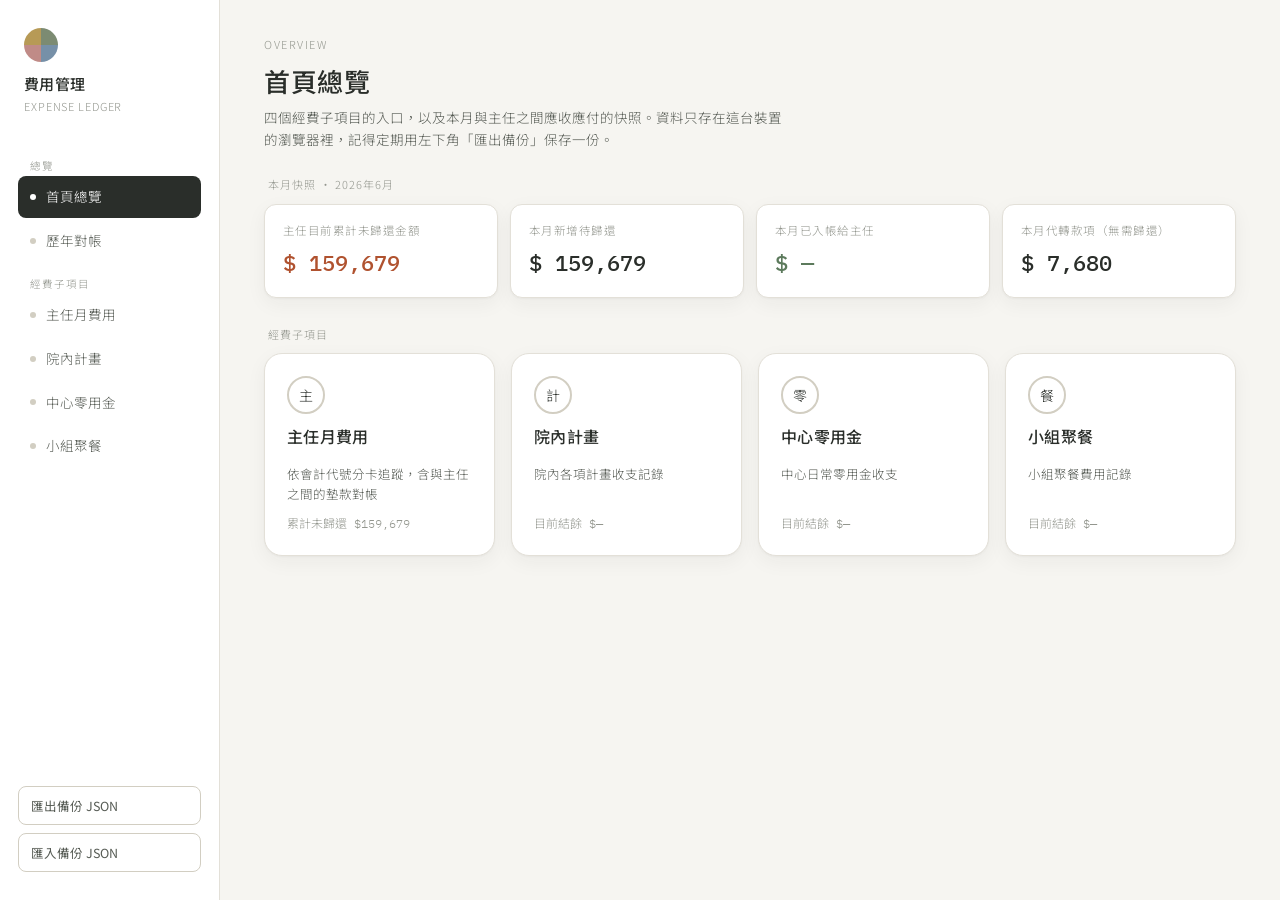
<file: index.html>
<!DOCTYPE html>
<html lang="zh-Hant">
<head>
<meta charset="UTF-8">
<meta name="viewport" content="width=device-width, initial-scale=1.0">
<title>費用管理 — 首頁總覽</title>
<link rel="stylesheet" href="assets/style.css">
</head>
<body>
<div class="app-shell">
  <aside class="sidebar" id="sidebar"></aside>
  <main class="main">
    <div class="page-header">
      <div>
        <div class="eyebrow">Overview</div>
        <h1>首頁總覽</h1>
        <div class="desc">四個經費子項目的入口，以及本月與主任之間應收應付的快照。資料只存在這台裝置的瀏覽器裡，記得定期用左下角「匯出備份」保存一份。</div>
      </div>
    </div>

    <div id="hintBanner" class="hint-banner" style="display:none"></div>

    <div class="divider-label">本月快照 · <span id="monthLabelText"></span></div>
    <div class="summary-strip" id="snapshotStrip"></div>

    <div class="divider-label">經費子項目</div>
    <div class="module-grid" id="moduleGrid"></div>

  </main>
</div>

<script src="assets/seed.js"></script>
<script src="assets/app.js"></script>
<script>
  ensureSeeded();
  renderSidebar('index');

  const month = currentMonthStr();
  const dEntries = getEntries('director');
  const months = allMonths(dEntries);
  const useMonth = months.includes(month) ? month : (months[months.length-1] || month);
  document.getElementById('monthLabelText').textContent = monthLabel(useMonth);

  if(months.length === 0){
    const hb = document.getElementById('hintBanner');
    hb.style.display = 'block';
    hb.innerHTML = '目前還沒有任何主任月費用資料，前往「主任月費用」頁面開始新增第一筆吧。';
  }

  const recon = directorReconForMonth(useMonth);
  const outstanding = directorAllOutstanding();
  const owedThisMonth = Object.values(recon.owedNew).reduce((a,b)=>a+b,0);
  const settledThisMonth = Object.values(recon.settledThisMonth).reduce((a,b)=>a+b,0);
  const passThisMonth = Object.values(recon.passthrough).reduce((a,b)=>a+b,0);

  document.getElementById('snapshotStrip').innerHTML = `
    <div class="stat-card owe">
      <div class="label">主任目前累計未歸還金額</div>
      <div class="value">$ ${fmtMoney(outstanding.total)}</div>
    </div>
    <div class="stat-card">
      <div class="label">本月新增待歸還</div>
      <div class="value">$ ${fmtMoney(owedThisMonth)}</div>
    </div>
    <div class="stat-card settled">
      <div class="label">本月已入帳給主任</div>
      <div class="value">$ ${fmtMoney(settledThisMonth)}</div>
    </div>
    <div class="stat-card">
      <div class="label">本月代轉款項（無需歸還）</div>
      <div class="value">$ ${fmtMoney(passThisMonth)}</div>
    </div>
  `;

  const hospitalBal = simpleModuleRunningBalance('hospital');
  const pettyBal = simpleModuleRunningBalance('pettycash');
  const dinnerBal = simpleModuleRunningBalance('teamdinner');

  const cards = [
    { key:'director', title:'主任月費用', desc:'依會計代號分卡追蹤，含與主任之間的墊款對帳', foot: `累計未歸還 $${fmtMoney(outstanding.total)}`, ring:'主' },
    { key:'hospital', title:'院內計畫', desc:'院內各項計畫收支記錄', foot:`目前結餘 $${fmtMoney(hospitalBal)}`, ring:'計' },
    { key:'pettycash', title:'中心零用金', desc:'中心日常零用金收支', foot:`目前結餘 $${fmtMoney(pettyBal)}`, ring:'零' },
    { key:'teamdinner', title:'小組聚餐', desc:'小組聚餐費用記錄', foot:`目前結餘 $${fmtMoney(dinnerBal)}`, ring:'餐' },
  ];
  document.getElementById('moduleGrid').innerHTML = cards.map(c=>`
    <a class="module-card" href="${MODULES[c.key].path}">
      <div class="ring">${c.ring}</div>
      <h3>${c.title}</h3>
      <p>${c.desc}</p>
      <div class="footline">${c.foot}</div>
    </a>
  `).join('');
</script>
</body>
</html>
</file>
<file: assets/style.css>
/* =========================================================
   費用管理系統 — 視覺系統
   概念：安靜的紙本帳冊。奶白紙面、淡墨字、四色圓形印章
   標記資金來源（醫院／中心／學校／外部），會計代號做成
   「票根」樣式的小票籤，呼應實際請款憑證的質感。
   ========================================================= */

@import url('https://fonts.googleapis.com/css2?family=Noto+Sans+TC:wght@300;400;500;700&family=IBM+Plex+Mono:wght@400;500;600&display=swap');

:root{
  /* ---- 色彩 token ---- */
  --bg: #F6F5F1;            /* 紙面底色 */
  --surface: #FFFFFF;       /* 卡片底色 */
  --surface-sunken: #EFEDE7;/* 內凹區塊 */
  --ink: #2A2E2A;           /* 主要文字 */
  --ink-soft: #565B54;      /* 次要文字 */
  --muted: #93968E;         /* 輔助/佔位文字 */
  --line: #E3E0D8;          /* 分隔線 */
  --line-strong: #D2CEC2;

  --hospital: #7C8B72;      /* 醫院 — 苔綠 */
  --hospital-bg: #EEF1E9;
  --center: #7690A8;        /* 中心 — 霧藍 */
  --center-bg: #EAEFF3;
  --school: #C08B87;        /* 學校 — 乾燥玫瑰 */
  --school-bg: #F5EBEA;
  --external: #B79A56;      /* 外部 — 陳穀金 */
  --external-bg: #F3EEE0;

  --owe: #B0522F;           /* 未清償警示（磚紅，克制使用） */
  --owe-bg: #F6E9E3;
  --settled: #5C7A5C;       /* 已清償 */
  --settled-bg: #E9F0E8;

  --radius-lg: 18px;
  --radius-md: 12px;
  --radius-sm: 8px;
  --shadow-card: 0 1px 2px rgba(42,46,42,0.04), 0 6px 20px rgba(42,46,42,0.05);

  --font-body: 'Noto Sans TC', -apple-system, sans-serif;
  --font-mono: 'IBM Plex Mono', 'Noto Sans TC', monospace;
}

*{ box-sizing:border-box; }
html,body{ margin:0; padding:0; }
body{
  background:var(--bg);
  color:var(--ink);
  font-family:var(--font-body);
  font-weight:300;
  line-height:1.6;
  -webkit-font-smoothing:antialiased;
  min-height:100vh;
}
h1,h2,h3,h4{ font-weight:500; letter-spacing:0.02em; margin:0 0 4px; color:var(--ink); }
a{ color:inherit; }
button{ font-family:inherit; }

/* ---------- App shell ---------- */
.app-shell{ display:flex; min-height:100vh; }

.sidebar{
  width:220px; flex-shrink:0;
  background:var(--surface);
  border-right:1px solid var(--line);
  padding:28px 18px;
  display:flex; flex-direction:column; gap:28px;
}
.brand{ padding:0 6px; }
.brand .mark{
  width:34px; height:34px; border-radius:50%;
  background:conic-gradient(var(--hospital) 0 25%, var(--center) 25% 50%, var(--school) 50% 75%, var(--external) 75% 100%);
  margin-bottom:10px;
}
.brand .name{ font-size:15px; font-weight:500; letter-spacing:0.03em; }
.brand .sub{ font-size:11px; color:var(--muted); letter-spacing:0.08em; text-transform:uppercase; margin-top:2px; }

.nav{ display:flex; flex-direction:column; gap:2px; }
.nav a{
  display:flex; align-items:center; gap:10px;
  padding:10px 12px; border-radius:var(--radius-sm);
  text-decoration:none; color:var(--ink-soft); font-size:13.5px;
  transition:background .15s ease, color .15s ease;
}
.nav a .dot{ width:6px; height:6px; border-radius:50%; background:var(--line-strong); flex-shrink:0; }
.nav a:hover{ background:var(--surface-sunken); color:var(--ink); }
.nav a.active{ background:var(--ink); color:#fff; }
.nav a.active .dot{ background:#fff; }
.nav-section-label{ font-size:10.5px; color:var(--muted); text-transform:uppercase; letter-spacing:0.1em; margin:14px 0 2px 12px; }

.sidebar-footer{ margin-top:auto; display:flex; flex-direction:column; gap:8px; }
.ghost-btn{
  border:1px solid var(--line-strong); background:transparent; color:var(--ink-soft);
  padding:9px 12px; border-radius:var(--radius-sm); font-size:12.5px; cursor:pointer;
  text-align:left; transition:all .15s ease;
}
.ghost-btn:hover{ border-color:var(--ink); color:var(--ink); }

.main{ flex:1; min-width:0; padding:36px 44px 80px; max-width:1180px; }

.page-header{ display:flex; justify-content:space-between; align-items:flex-end; margin-bottom:26px; flex-wrap:wrap; gap:14px; }
.page-header .eyebrow{ font-size:11px; letter-spacing:0.14em; text-transform:uppercase; color:var(--muted); margin-bottom:6px; }
.page-header h1{ font-size:26px; }
.page-header .desc{ color:var(--ink-soft); font-size:13.5px; margin-top:6px; max-width:520px; }
.header-actions{ display:flex; gap:10px; align-items:center; }

/* ---------- Buttons ---------- */
.btn{
  display:inline-flex; align-items:center; gap:6px;
  padding:9px 16px; border-radius:999px; font-size:13px; font-weight:500;
  border:1px solid transparent; cursor:pointer; white-space:nowrap;
  transition:all .15s ease;
}
.btn-primary{ background:var(--ink); color:#fff; }
.btn-primary:hover{ background:#1a1d1a; }
.btn-outline{ background:transparent; color:var(--ink); border-color:var(--line-strong); }
.btn-outline:hover{ border-color:var(--ink); }
.btn-sm{ padding:6px 12px; font-size:12px; }
.btn-danger-text{ background:none; border:none; color:var(--owe); font-size:12px; cursor:pointer; padding:4px 6px; }
.btn-danger-text:hover{ text-decoration:underline; }

/* ---------- Month selector ---------- */
.month-picker{ display:flex; align-items:center; gap:6px; }
.month-picker select{
  border:1px solid var(--line-strong); background:var(--surface); color:var(--ink);
  padding:8px 12px; border-radius:999px; font-size:13px; font-family:var(--font-mono);
  cursor:pointer;
}

/* ---------- Summary strip ---------- */
.summary-strip{
  display:grid; grid-template-columns:repeat(auto-fit,minmax(180px,1fr));
  gap:12px; margin-bottom:28px;
}
.stat-card{
  background:var(--surface); border:1px solid var(--line); border-radius:var(--radius-md);
  padding:16px 18px; box-shadow:var(--shadow-card);
}
.stat-card .label{ font-size:11.5px; color:var(--muted); letter-spacing:0.04em; }
.stat-card .value{ font-family:var(--font-mono); font-size:22px; margin-top:6px; font-weight:500; }
.stat-card.owe .value{ color:var(--owe); }
.stat-card.settled .value{ color:var(--settled); }

/* ---------- Reconciliation matrix ---------- */
.recon-table{ width:100%; border-collapse:collapse; background:var(--surface); border-radius:var(--radius-md); overflow:hidden; box-shadow:var(--shadow-card); }
.recon-table th, .recon-table td{ padding:12px 14px; font-size:13px; text-align:right; border-bottom:1px solid var(--line); }
.recon-table th:first-child, .recon-table td:first-child{ text-align:left; color:var(--ink-soft); }
.recon-table thead th{ background:var(--surface-sunken); font-weight:500; color:var(--ink-soft); font-size:12px; }
.recon-table td{ font-family:var(--font-mono); }
.recon-table tr:last-child td{ border-bottom:none; font-weight:600; background:var(--surface-sunken); }
.fund-chip{ display:inline-flex; align-items:center; gap:5px; font-family:var(--font-body); font-size:12px; }
.fund-chip .dot{ width:7px; height:7px; border-radius:50%; }
.fund-hospital .dot{ background:var(--hospital); }
.fund-center .dot{ background:var(--center); }
.fund-school .dot{ background:var(--school); }
.fund-external .dot{ background:var(--external); }

/* ---------- Category cards ---------- */
.category-card{
  background:var(--surface); border:1px solid var(--line); border-radius:var(--radius-lg);
  margin-bottom:18px; box-shadow:var(--shadow-card); overflow:hidden;
}
.category-head{
  display:flex; align-items:center; justify-content:space-between; gap:14px;
  padding:16px 20px; border-bottom:1px solid var(--line); flex-wrap:wrap;
}
.category-head-left{ display:flex; align-items:center; gap:12px; }
.category-title{ font-size:15px; font-weight:500; }
.code-stub{
  font-family:var(--font-mono); font-size:12px; letter-spacing:0.03em;
  background:var(--surface-sunken); color:var(--ink-soft);
  padding:4px 10px 4px 12px; border-radius:0 999px 999px 0;
  border-left:2px dashed var(--line-strong);
  position:relative;
}
.category-subtotal{ font-family:var(--font-mono); font-size:13px; color:var(--ink-soft); }
.category-subtotal .owe-amt{ color:var(--owe); font-weight:600; }

.entry-table{ width:100%; border-collapse:collapse; }
.entry-table th{
  text-align:left; font-size:11px; color:var(--muted); text-transform:uppercase; letter-spacing:0.06em;
  padding:10px 20px; border-bottom:1px solid var(--line); font-weight:500; background:var(--surface-sunken);
}
.entry-table td{ padding:12px 20px; font-size:13px; border-bottom:1px solid var(--line); vertical-align:top; }
.entry-table tr:last-child td{ border-bottom:none; }
.entry-table td.num{ font-family:var(--font-mono); text-align:right; white-space:nowrap; }
.entry-table .item-main{ font-weight:500; }
.entry-table .item-sub{ color:var(--ink-soft); font-size:12px; margin-top:2px; }
.entry-table .note{ color:var(--muted); font-size:12px; }
.entry-empty{ padding:22px 20px; color:var(--muted); font-size:13px; font-style:normal; }

.tag{ display:inline-block; padding:2px 9px; border-radius:999px; font-size:11px; font-family:var(--font-body); }
.tag-owe{ background:var(--owe-bg); color:var(--owe); }
.tag-settled{ background:var(--settled-bg); color:var(--settled); }
.tag-pass{ background:var(--surface-sunken); color:var(--ink-soft); }

.row-actions{ display:flex; gap:4px; justify-content:flex-end; }
.icon-btn{
  border:none; background:none; cursor:pointer; color:var(--muted); font-size:12px;
  padding:4px 8px; border-radius:6px;
}
.icon-btn:hover{ background:var(--surface-sunken); color:var(--ink); }

.card-foot{ padding:12px 20px; border-top:1px solid var(--line); }

/* ---------- Forms ---------- */
.form-grid{ display:grid; grid-template-columns:repeat(4,1fr); gap:12px; padding:16px 20px; background:var(--surface-sunken); }
.form-grid.cols-2{ grid-template-columns:repeat(2,1fr); }
.form-field{ display:flex; flex-direction:column; gap:4px; }
.form-field.span-2{ grid-column:span 2; }
.form-field.span-4{ grid-column:span 4; }
.form-field label{ font-size:11px; color:var(--muted); letter-spacing:0.02em; }
.form-field input[type=text], .form-field input[type=number], .form-field input[type=month], .form-field select, .form-field textarea{
  border:1px solid var(--line-strong); border-radius:var(--radius-sm); padding:8px 10px;
  font-size:13px; font-family:var(--font-body); background:var(--surface); color:var(--ink);
}
.form-field textarea{ resize:vertical; min-height:38px; font-family:var(--font-body); }
.checkline{ display:flex; align-items:center; gap:8px; font-size:12.5px; color:var(--ink-soft); }
.checkline input{ accent-color:var(--ink); }
.form-actions{ display:flex; justify-content:flex-end; gap:8px; padding:14px 20px; }

.modal-overlay{
  position:fixed; inset:0; background:rgba(42,46,42,0.35); display:none;
  align-items:flex-start; justify-content:center; padding:60px 20px; z-index:100; overflow-y:auto;
}
.modal-overlay.open{ display:flex; }
.modal{
  background:var(--surface); border-radius:var(--radius-lg); width:100%; max-width:640px;
  box-shadow:0 20px 60px rgba(0,0,0,0.18);
}
.modal-head{ display:flex; justify-content:space-between; align-items:center; padding:18px 22px; border-bottom:1px solid var(--line); }
.modal-head h3{ font-size:15px; }
.modal-close{ background:none; border:none; font-size:18px; color:var(--muted); cursor:pointer; }

/* ---------- Empty state ---------- */
.empty-state{
  text-align:center; padding:60px 20px; color:var(--muted); background:var(--surface);
  border-radius:var(--radius-lg); border:1px dashed var(--line-strong);
}
.empty-state .big{ font-size:28px; margin-bottom:8px; }

/* ---------- Ledger (歷年對帳) ---------- */
.year-block{ margin-bottom:22px; }
.year-block h2{ font-size:14px; color:var(--ink-soft); margin-bottom:10px; letter-spacing:0.04em; }
.outstanding-list{ display:flex; flex-direction:column; gap:8px; }
.outstanding-item{
  display:flex; justify-content:space-between; align-items:center; gap:12px;
  background:var(--surface); border:1px solid var(--line); border-left:3px solid var(--owe);
  border-radius:var(--radius-sm); padding:12px 16px; box-shadow:var(--shadow-card);
}
.outstanding-item .meta{ font-size:12px; color:var(--muted); }
.outstanding-item .amt{ font-family:var(--font-mono); font-weight:600; color:var(--owe); }

/* ---------- Dashboard cards on index ---------- */
.module-grid{ display:grid; grid-template-columns:repeat(auto-fit,minmax(220px,1fr)); gap:16px; margin-bottom:32px; }
.module-card{
  background:var(--surface); border:1px solid var(--line); border-radius:var(--radius-lg);
  padding:22px; box-shadow:var(--shadow-card); text-decoration:none; color:var(--ink);
  display:flex; flex-direction:column; gap:10px; transition:transform .15s ease, box-shadow .15s ease;
}
.module-card:hover{ transform:translateY(-2px); box-shadow:0 10px 26px rgba(42,46,42,0.09); }
.module-card .ring{ width:38px; height:38px; border-radius:50%; border:2px solid var(--line-strong); display:flex; align-items:center; justify-content:center; font-size:14px; }
.module-card h3{ font-size:16px; }
.module-card p{ font-size:12.5px; color:var(--ink-soft); margin:0; }
.module-card .footline{ margin-top:auto; font-family:var(--font-mono); font-size:12px; color:var(--muted); }

/* ---------- Print / PDF ---------- */
@media print{
  .sidebar, .header-actions, .row-actions, .card-foot, .form-grid, .no-print{ display:none !important; }
  body{ background:#fff; }
  .main{ padding:0; max-width:none; }
}
.pdf-render{ background:#fff; }

/* ---------- Misc ---------- */
.hint-banner{
  background:var(--surface-sunken); border:1px solid var(--line); border-radius:var(--radius-md);
  padding:12px 16px; font-size:12.5px; color:var(--ink-soft); margin-bottom:20px;
}
.divider-label{ font-size:11px; color:var(--muted); letter-spacing:0.1em; text-transform:uppercase; margin:22px 0 10px 4px; }

@media (max-width: 860px){
  .app-shell{ flex-direction:column; }
  .sidebar{ width:100%; flex-direction:row; align-items:center; overflow-x:auto; padding:14px 16px; gap:16px; }
  .sidebar-footer{ display:none; }
  .nav{ flex-direction:row; }
  .brand{ display:flex; align-items:center; gap:8px; }
  .brand .mark{ margin-bottom:0; }
  .main{ padding:22px 16px 60px; }
  .form-grid{ grid-template-columns:1fr 1fr; }
  .form-grid.cols-2{ grid-template-columns:1fr; }
}
</file>
